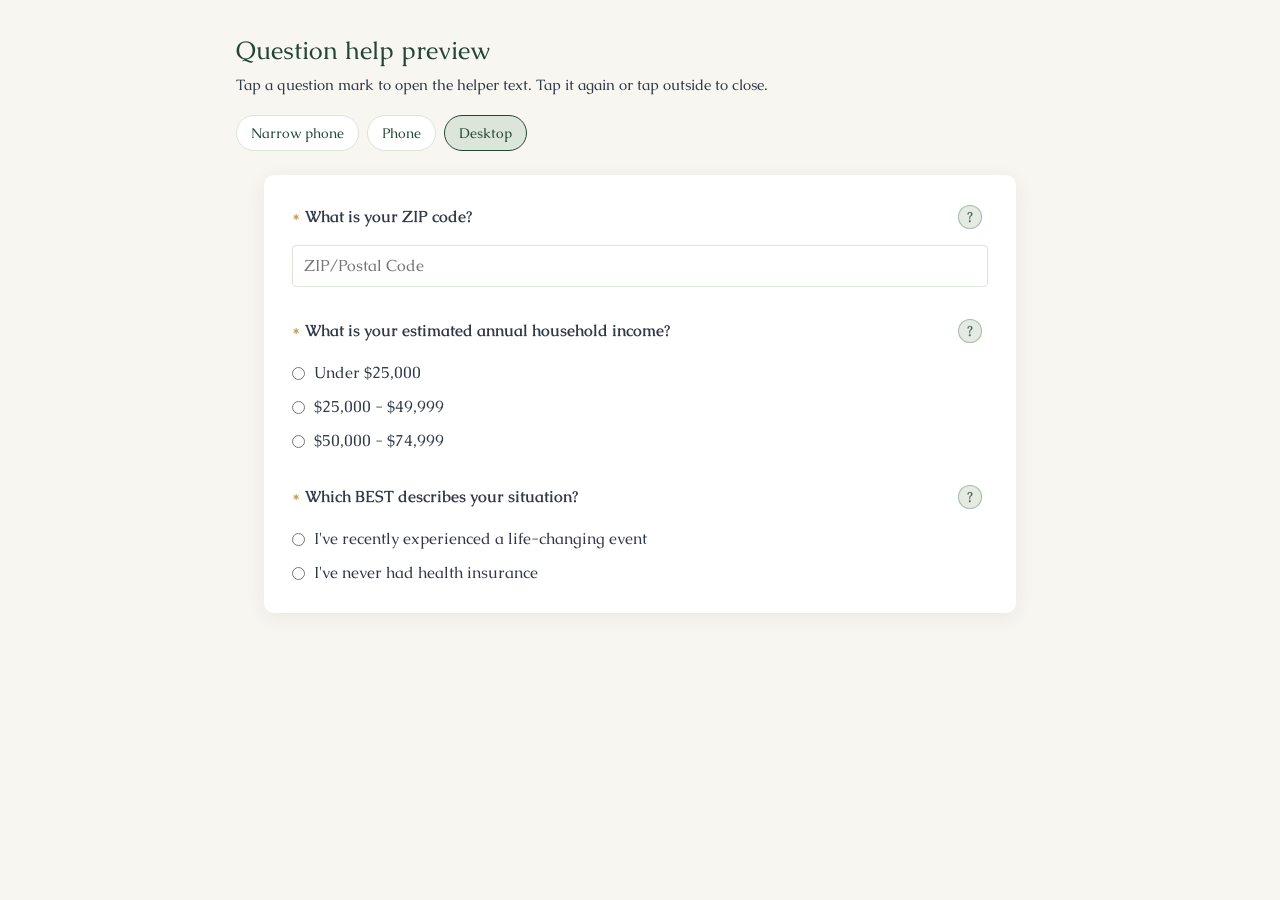
<file: index.html>
<!doctype html>
<html lang="en">
<head>
  <meta charset="utf-8">
  <meta name="viewport" content="width=device-width, initial-scale=1">
  <title>Ivana Dipp | Question Help Preview</title>
  <meta name="description" content="A standalone design preview matching the existing calendar help buttons.">
  <link rel="stylesheet" href="https://fonts.googleapis.com/css2?family=Caudex:wght@400;700&display=swap">
  <link rel="stylesheet" href="tooltip.css">
  <link rel="stylesheet" href="demo.css">
</head>
<body>
  <header class="demo-toolbar">
    <h1>Question help preview</h1>
    <p>Tap a question mark to open the helper text. Tap it again or tap outside to close.</p>
    <nav class="demo-controls" aria-label="Preview layout">
      <button type="button" data-demo-width="320" aria-pressed="false">Narrow phone</button>
      <button type="button" data-demo-width="390" aria-pressed="false">Phone</button>
      <button type="button" data-demo-width="752" aria-pressed="true">Desktop</button>
    </nav>
  </header>
  <main class="demo-stage">
    <div class="demo-surface">
      <section class="demo-field">
        <div class="demo-question">
          <label for="zip-preview"><span class="demo-required" aria-hidden="true">*</span>What is your ZIP code?</label>
          <button class="ivana-tooltip-button" type="button" data-ivana-help="zip" aria-label="Help for ZIP Code">
            <span class="ivana-tooltip-icon" aria-hidden="true">?</span>
          </button>
        </div>
        <input class="demo-input" id="zip-preview" type="text" inputmode="numeric" placeholder="ZIP/Postal Code" autocomplete="off">
      </section>
      <section class="demo-field">
        <div class="demo-question">
          <h2><span class="demo-required" aria-hidden="true">*</span>What is your estimated annual household income?</h2>
          <button class="ivana-tooltip-button" type="button" data-ivana-help="income" aria-label="Help for Estimated Annual Household Income">
            <span class="ivana-tooltip-icon" aria-hidden="true">?</span>
          </button>
        </div>
        <div class="demo-answers" role="group" aria-label="Estimated annual household income example">
          <label><input type="radio" name="income-preview" value="under25">Under $25,000</label>
          <label><input type="radio" name="income-preview" value="25to50">$25,000 - $49,999</label>
          <label><input type="radio" name="income-preview" value="50to75">$50,000 - $74,999</label>
        </div>
      </section>
      <section class="demo-field">
        <div class="demo-question">
          <h2><span class="demo-required" aria-hidden="true">*</span>Which BEST describes your situation?</h2>
          <button class="ivana-tooltip-button" type="button" data-ivana-help="qle" aria-label="Help for Life-Changing Events">
            <span class="ivana-tooltip-icon" aria-hidden="true">?</span>
          </button>
        </div>
        <div class="demo-answers" role="group" aria-label="Current situation example">
          <label><input type="radio" name="situation-preview" value="event">I've recently experienced a life-changing event</label>
          <label><input type="radio" name="situation-preview" value="never">I've never had health insurance</label>
        </div>
      </section>
    </div>
  </main>
  <script id="ivana-help-content" type="application/json">
    {
      "zip": "Your ZIP code helps us identify health insurance options available in your area.",
      "income": "Please estimate your household’s total income for the year you’re seeking coverage. This helps us explore whether you may qualify for savings or financial assistance.",
      "qle": "Life-Changing Events / QLEs\n\nLosing health coverage due to:\n* Job-based coverage ending\n* Aging out of a parent’s plan at 26\n* Medicaid or CHIP eligibility ending\n* Divorce\n* A family member’s death\n\nOther qualifying life changes:\n* Getting married\n* Having or adopting a child\n* Moving to a new coverage area"
    }
  </script>
  <script src="tooltip.js"></script>
  <script>
    document.querySelectorAll('[data-demo-width]').forEach(button => {
      button.addEventListener('click', () => {
        document.querySelectorAll('[data-demo-width]').forEach(other => other.setAttribute('aria-pressed', String(other === button)));
        document.querySelector('.demo-surface').style.setProperty('--demo-width', button.dataset.demoWidth + 'px');
        window.dispatchEvent(new Event('resize'));
      });
    });
  </script>
</body>
</html>
</file>
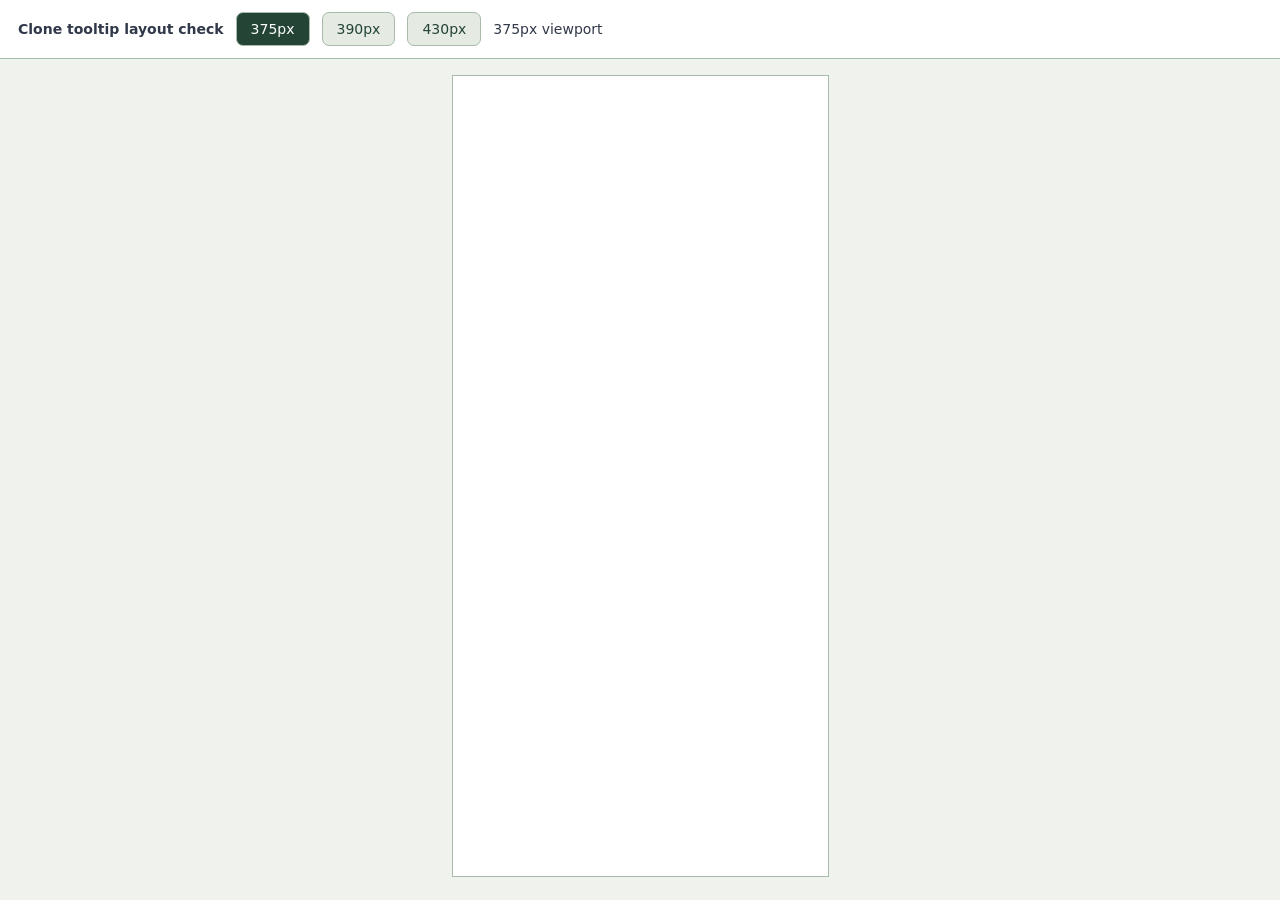
<file: clone-layout-check.html>
<!doctype html>
<html lang="en"><head><meta charset="utf-8"><meta name="viewport" content="width=device-width,initial-scale=1"><title>Clone tooltip layout check</title><style>body{margin:0;background:#f0f2ed;color:#303849;font:14px system-ui,sans-serif}header{padding:12px 18px;border-bottom:1px solid #a7bbab;background:white;display:flex;gap:12px;align-items:center;flex-wrap:wrap}button{font:inherit;padding:8px 14px;cursor:pointer;border:1px solid #a7bbab;border-radius:7px;background:#e5eae2;color:#244536}button[aria-pressed=true]{background:#244536;color:white}main{padding:16px;display:flex;justify-content:center;overflow:auto}iframe{display:block;width:375px;height:800px;border:1px solid #a7bbab;background:white;flex:none}</style></head>
<body><header><strong>Clone tooltip layout check</strong><button type="button" data-width="375" aria-pressed="true">375px</button><button type="button" data-width="390" aria-pressed="false">390px</button><button type="button" data-width="430" aria-pressed="false">430px</button><span id="viewport-label">375px viewport</span></header><main><iframe id="clone-under-test" title="Test clone" src="https://form.jotform.com/263031945610148"></iframe></main><script>const frame=document.getElementById('clone-under-test');document.querySelectorAll('[data-width]').forEach(button=>button.addEventListener('click',()=>{frame.style.width=button.dataset.width+'px';document.getElementById('viewport-label').textContent=button.dataset.width+'px viewport';document.querySelectorAll('[data-width]').forEach(b=>b.setAttribute('aria-pressed',String(b===button)));}));</script></body></html>
</file>
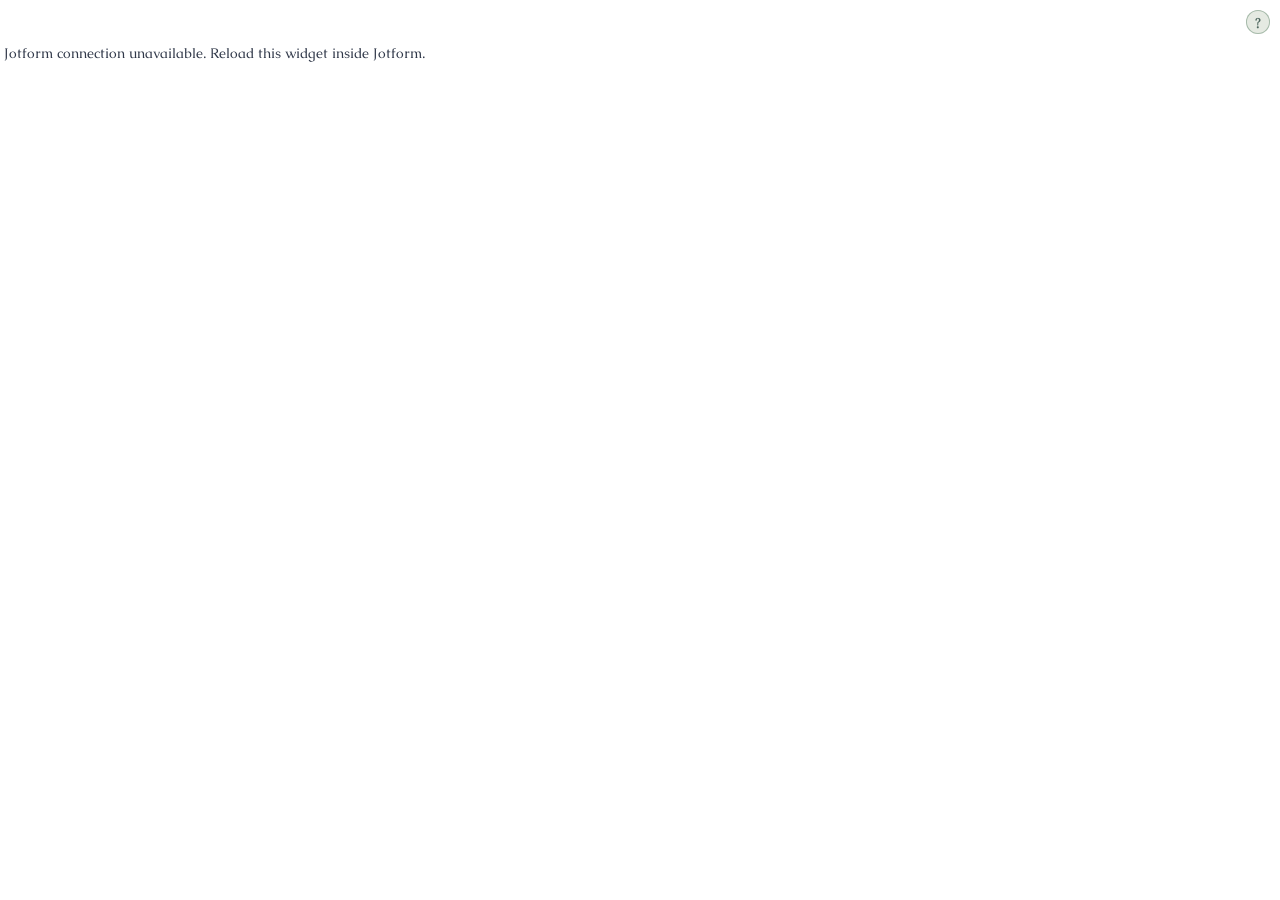
<file: widget.html>
<!doctype html>
<html lang="en">
<head>
  <meta charset="utf-8">
  <meta name="viewport" content="width=device-width, initial-scale=1">
  <meta name="referrer" content="no-referrer">
  <title>Ivana Dipp | Question Help</title>
  <link rel="stylesheet" href="https://fonts.googleapis.com/css2?family=Caudex:wght@400;700&display=swap">
  <link rel="stylesheet" href="tooltip.css">
  <link rel="stylesheet" href="widget.css">
  <script defer src="https://js.jotform.com/JotFormCustomWidget.min.js"></script>
  <script defer src="widget.js?v=bca40a1"></script>
</head>
<body>
  <main id="help-widget" aria-label="Question help">
    <div id="help-panel" class="ivana-tooltip-panel" role="region" aria-label="Helper text" hidden></div>
    <div class="widget-trigger-row">
      <button id="help-button" class="ivana-tooltip-button" type="button" aria-label="Open question help" aria-controls="help-panel" aria-expanded="false" disabled>
        <span class="ivana-tooltip-icon" aria-hidden="true">?</span>
      </button>
    </div>
    <p id="help-status" role="status">Waiting for Jotform helper text.</p>
  </main>
</body>
</html>
</file>
<file: tooltip.css>
/* Measured calendar reference, October 30, 2026. */
.ivana-tooltip-button {
  display: flex;
  flex: 0 0 36px;
  width: 36px;
  height: 36px;
  align-items: center;
  justify-content: center;
  margin: 0;
  padding: 0;
  border: 0;
  border-radius: 0;
  background: transparent;
  cursor: pointer;
  touch-action: manipulation;
  -webkit-tap-highlight-color: transparent;
}
.ivana-tooltip-icon{
  display: flex;
  width: 24px;
  height: 24px;
  flex: 0 0 24px;
  align-items: center;
  justify-content: center;
  border: 0;
  border-radius: 50%;
  background: #E5EAE2;
  color: #4D665E;
  font-family: "Caudex", Georgia, serif;
  font-size: 15px;
  font-weight: 700;
  line-height: 1;

  box-shadow: inset 0 0 0 1px #A7BBAB;
}
@media (hover: hover) {
.ivana-tooltip-button:hover .ivana-tooltip-icon{ background: #E5EAE2; }
}
.ivana-tooltip-button:focus-visible {
  outline: 2px solid #C3A263;
  outline-offset: 2px;
}
.ivana-tooltip-panel{
  position: fixed;
  z-index: 1000;
  box-sizing: border-box;
  width: min(312px, calc(100vw - 24px));
  margin: 0;
  padding: 18px 20px;
  overflow: auto;
  overscroll-behavior: contain;
  border: 0;
  border-radius: 14px;
  background: #F0F2ED;
  box-shadow: inset 0 0 0 1px #A7BBAB;
  color: #4D665E;
  font-family: "Caudex", Georgia, serif;
  font-size: 16px;
  font-weight: 400;
  line-height: 1.4;
  white-space: pre-line;
  overflow-wrap: anywhere;
}
.ivana-tooltip-panel[data-compact="true"] {
  padding: 16px;
  font-size: 15px;
}
.ivana-tooltip-panel[hidden] { display: none !important; }
@media print {
  .ivana-tooltip-button,
  .ivana-tooltip-panel { display: none !important; }
}
</file>
<file: demo.css>
* { box-sizing: border-box; }
html { color-scheme: light; }
body {
  margin: 0;
  background: #F8F6F0;
  color: #303849;
  font-family: "Caudex", Georgia, serif;
}
.demo-toolbar {
  max-width: 856px;
  margin: 0 auto;
  padding: 34px 24px 24px;
}
.demo-toolbar h1 {
  margin: 0 0 8px;
  color: #244536;
  font-size: 25px;
  font-weight: 400;
}
.demo-toolbar p { margin: 0; font-size: 15px; line-height: 1.5; }
.demo-controls { display: flex; flex-wrap: wrap; gap: 8px; margin-top: 18px; }
.demo-controls button {
  min-height: 36px;
  padding: 6px 14px;
  border: 1px solid #DCE5DA;
  border-radius: 999px;
  background: #FFFFFF;
  color: #244536;
  font: 14px "Caudex", Georgia, serif;
  cursor: pointer;
}
.demo-controls button[aria-pressed="true"] { border-color: #244536; background: #DCE5DA; }
.demo-controls button:focus-visible { outline: 2px solid #C3A263; outline-offset: 2px; }
.demo-stage { padding: 0 12px 40px; }
.demo-surface {
  width: min(var(--demo-width, 752px), 100%);
  margin: 0 auto;
  padding: 30px 28px 18px;
  background: #FFFFFF;
  border-radius: 10px;
  box-shadow: 0 4px 20px rgba(24,45,60,.07);
}
.demo-field { position: relative; margin: 0 0 32px; }
.demo-field:last-child { margin-bottom: 10px; }
.demo-question { display: flex; align-items: flex-start; justify-content: space-between; gap: 12px; }
.demo-question label, .demo-question h2 {
  display: block;
  flex: 1;
  min-width: 0;
  margin: 0;
  font-size: 16px;
  font-weight: 700;
  line-height: 1.5;
}
.demo-question .ivana-tooltip-button { margin-top: -6px; }
.demo-required { color: #C3A263; margin-right: 5px; }
.demo-input {
  width: 100%;
  height: 42px;
  margin-top: 10px;
  padding: 8px 11px;
  border: 1px solid #DCE5DA;
  border-radius: 4px;
  background: #FFFFFF;
  color: #303849;
  font: 16px "Caudex", Georgia, serif;
}
.demo-input:focus { border-color: #244536; outline: 2px solid #C3A263; outline-offset: 2px; }
.demo-answers { display: grid; gap: 10px; margin-top: 12px; font-size: 16px; line-height: 1.5; }
.demo-answers label { display: flex; align-items: flex-start; gap: 9px; }
.demo-answers input { margin: 6px 0 0; accent-color: #244536; }
@media (max-width: 430px) {
  .demo-toolbar { padding: 26px 20px 22px; }
  .demo-surface { padding: 24px 20px 16px; }
}
@media print { .demo-toolbar { display: none; } }
</file>
<file: widget.css>
/* Widget-only layout. Never paste this into the parent form stylesheet. */
html, body { margin: 0; padding: 0; background: transparent; }
body { color: #303849; font-family: "Caudex", Georgia, serif; }
#help-widget { box-sizing: border-box; width: 100%; padding: 4px; }
.widget-trigger-row { display: flex; justify-content: flex-end; }
#help-panel {
  position: static;
  width: min(312px, 100%);
  max-height: none;
  margin: 4px 0 8px auto;
  overflow: visible;
}
#help-status { margin: 4px 0; font-size: 14px; line-height: 1.4; }
#help-status[hidden] { display: none; }
.ivana-tooltip-button:disabled { cursor: default; }
@media print { #help-widget { display: none !important; } }
</file>
